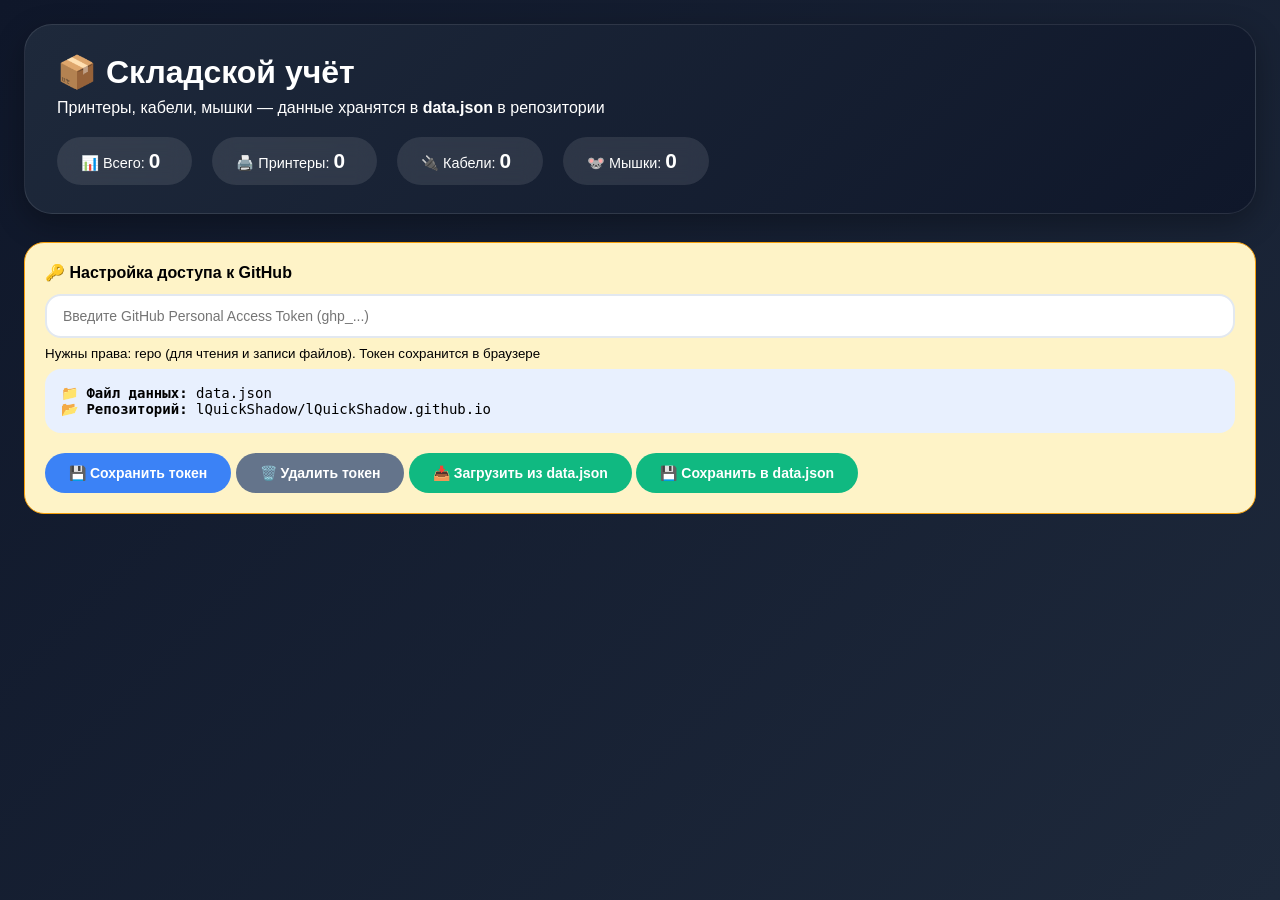
<file: index.html>
<!DOCTYPE html>
<html lang="ru">
<head>
    <meta charset="UTF-8">
    <meta name="viewport" content="width=device-width, initial-scale=1.0">
    <title>Складской учёт | JSON хранилище</title>
    <style>
        * {
            margin: 0;
            padding: 0;
            box-sizing: border-box;
        }

        body {
            font-family: -apple-system, BlinkMacSystemFont, 'Segoe UI', Roboto, sans-serif;
            background: linear-gradient(135deg, #0f172a 0%, #1e293b 100%);
            min-height: 100vh;
            padding: 24px;
        }

        .container {
            max-width: 1400px;
            margin: 0 auto;
        }

        .header {
            background: linear-gradient(135deg, #1e293b, #0f172a);
            border-radius: 28px;
            padding: 28px 32px;
            margin-bottom: 28px;
            color: white;
            box-shadow: 0 10px 30px rgba(0,0,0,0.3);
            border: 1px solid rgba(255,255,255,0.1);
        }

        .header h1 {
            font-size: 2rem;
            display: flex;
            align-items: center;
            gap: 12px;
            margin-bottom: 8px;
        }

        .stats-row {
            display: flex;
            gap: 20px;
            margin-top: 20px;
            flex-wrap: wrap;
        }

        .stat-card {
            background: rgba(255,255,255,0.1);
            backdrop-filter: blur(10px);
            padding: 12px 24px;
            border-radius: 40px;
            font-size: 0.9rem;
        }

        .stat-card span {
            font-weight: bold;
            font-size: 1.3rem;
            margin-right: 8px;
        }

        .card {
            background: white;
            border-radius: 24px;
            padding: 28px;
            margin-bottom: 28px;
            box-shadow: 0 8px 24px rgba(0,0,0,0.12);
        }

        .card h2 {
            font-size: 1.4rem;
            margin-bottom: 20px;
            color: #0f172a;
            display: flex;
            align-items: center;
            gap: 10px;
        }

        .form-grid {
            display: grid;
            grid-template-columns: repeat(auto-fit, minmax(200px, 1fr));
            gap: 16px;
            margin-bottom: 20px;
        }

        input, select, textarea {
            width: 100%;
            padding: 12px 16px;
            border: 2px solid #e2e8f0;
            border-radius: 16px;
            font-size: 14px;
            transition: all 0.2s;
            font-family: inherit;
        }

        input:focus, select:focus, textarea:focus {
            outline: none;
            border-color: #3b82f6;
            box-shadow: 0 0 0 3px rgba(59,130,246,0.1);
        }

        button {
            background: #3b82f6;
            color: white;
            border: none;
            padding: 12px 24px;
            border-radius: 40px;
            font-weight: 600;
            font-size: 14px;
            cursor: pointer;
            transition: all 0.2s;
            display: inline-flex;
            align-items: center;
            gap: 8px;
        }

        button:hover {
            background: #2563eb;
            transform: translateY(-1px);
        }

        button.secondary {
            background: #64748b;
        }

        button.danger {
            background: #ef4444;
        }

        button.warning {
            background: #f59e0b;
        }

        button.success {
            background: #10b981;
        }

        .table-container {
            overflow-x: auto;
        }

        table {
            width: 100%;
            border-collapse: collapse;
        }

        th, td {
            padding: 16px 12px;
            text-align: left;
            border-bottom: 1px solid #e2e8f0;
        }

        th {
            background: #f8fafc;
            font-weight: 600;
            color: #1e293b;
            font-size: 0.85rem;
            text-transform: uppercase;
            letter-spacing: 0.5px;
        }

        tr:hover {
            background: #f8fafc;
        }

        .category-badge {
            display: inline-block;
            padding: 4px 12px;
            border-radius: 40px;
            font-size: 12px;
            font-weight: 600;
        }

        .category-printer { background: #dbeafe; color: #1e40af; }
        .category-cable { background: #dcfce7; color: #166534; }
        .category-mouse { background: #fef9c3; color: #854d0e; }
        .category-other { background: #f1f5f9; color: #475569; }

        .quantity-low { color: #ef4444; font-weight: bold; }
        .quantity-medium { color: #f59e0b; }
        .quantity-high { color: #10b981; }

        .action-buttons {
            display: flex;
            gap: 8px;
            flex-wrap: wrap;
        }

        .action-buttons button {
            padding: 6px 12px;
            font-size: 12px;
        }

        .token-panel {
            background: #fef3c7;
            border: 1px solid #f59e0b;
            border-radius: 20px;
            padding: 20px;
            margin-bottom: 24px;
        }

        .status-toast {
            position: fixed;
            bottom: 24px;
            right: 24px;
            background: #1e293b;
            color: white;
            padding: 12px 24px;
            border-radius: 48px;
            font-size: 14px;
            z-index: 1000;
            display: none;
            box-shadow: 0 4px 12px rgba(0,0,0,0.2);
        }

        .modal {
            display: none;
            position: fixed;
            top: 0;
            left: 0;
            width: 100%;
            height: 100%;
            background: rgba(0,0,0,0.5);
            justify-content: center;
            align-items: center;
            z-index: 2000;
        }

        .modal-content {
            background: white;
            border-radius: 28px;
            padding: 32px;
            max-width: 500px;
            width: 90%;
        }

        .file-info {
            background: #e8f0fe;
            border-radius: 16px;
            padding: 16px;
            margin-bottom: 20px;
            font-family: monospace;
            font-size: 14px;
        }

        @media (max-width: 768px) {
            body { padding: 16px; }
            .card { padding: 20px; }
            th, td { padding: 12px 8px; font-size: 13px; }
        }
    </style>
</head>
<body>
<div class="container">
    <div class="header">
        <h1>📦 Складской учёт</h1>
        <p>Принтеры, кабели, мышки — данные хранятся в <strong>data.json</strong> в репозитории</p>
        <div class="stats-row" id="statsRow">
            <div class="stat-card">📊 Всего: <span id="totalCount">0</span></div>
            <div class="stat-card">🖨️ Принтеры: <span id="printerCount">0</span></div>
            <div class="stat-card">🔌 Кабели: <span id="cableCount">0</span></div>
            <div class="stat-card">🐭 Мышки: <span id="mouseCount">0</span></div>
        </div>
    </div>

    <div class="token-panel" id="tokenPanel">
        <strong>🔑 Настройка доступа к GitHub</strong>
        <input type="password" id="githubToken" placeholder="Введите GitHub Personal Access Token (ghp_...)" style="margin-top: 12px;">
        <small style="display: block; margin: 8px 0;">Нужны права: repo (для чтения и записи файлов). Токен сохранится в браузере</small>
        <div class="file-info">
            📁 <strong>Файл данных:</strong> data.json<br>
            📂 <strong>Репозиторий:</strong> lQuickShadow/lQuickShadow.github.io
        </div>
        <button id="saveTokenBtn">💾 Сохранить токен</button>
        <button id="clearTokenBtn" class="secondary">🗑️ Удалить токен</button>
        <button id="loadDataBtn" class="success">📥 Загрузить из data.json</button>
        <button id="saveToGitBtn" class="success" disabled>💾 Сохранить в data.json</button>
    </div>

    <div class="card" id="addCard" style="display: none;">
        <h2>➕ Добавить товар</h2>
        <div class="form-grid">
            <input type="text" id="itemName" placeholder="Название товара *">
            <select id="itemCategory">
                <option value="printer">🖨️ Принтер</option>
                <option value="cable">🔌 Кабель</option>
                <option value="mouse">🐭 Мышь</option>
                <option value="other">📦 Другое</option>
            </select>
            <input type="number" id="itemQuantity" placeholder="Количество *" value="1">
            <input type="text" id="itemLocation" placeholder="Место хранения">
        </div>
        <textarea id="itemNote" rows="2" placeholder="Дополнительные заметки (модель, серийный номер и т.д.)"></textarea>
        <div style="margin-top: 16px;">
            <button id="addItemBtn">➕ Добавить на склад</button>
        </div>
    </div>

    <div class="card" id="listCard" style="display: none;">
        <h2>📋 Товары на складе</h2>
        <div class="table-container">
            <table id="itemsTable">
                <thead>
                    <tr><th>Категория</th><th>Название</th><th>Кол-во</th><th>Место</th><th>Примечание</th><th>Действия</th></tr>
                </thead>
                <tbody id="tableBody">
                    <tr><td colspan="6" style="text-align: center;">Загрузите данные из data.json</td></tr>
                </tbody>
            </table>
        </div>
    </div>
</div>

<div id="statusToast" class="status-toast"></div>

<div id="editModal" class="modal">
    <div class="modal-content">
        <h3>✏️ Редактировать товар</h3>
        <input type="text" id="editName" placeholder="Название">
        <select id="editCategory" style="margin-top: 12px;">
            <option value="printer">Принтер</option><option value="cable">Кабель</option><option value="mouse">Мышь</option><option value="other">Другое</option>
        </select>
        <input type="number" id="editQuantity" placeholder="Количество" style="margin-top: 12px;">
        <input type="text" id="editLocation" placeholder="Место" style="margin-top: 12px;">
        <textarea id="editNote" rows="2" placeholder="Примечание" style="margin-top: 12px;"></textarea>
        <div style="margin-top: 20px; display: flex; gap: 12px;">
            <button id="saveEditBtn">💾 Сохранить</button>
            <button id="closeModalBtn" class="secondary">Отмена</button>
        </div>
    </div>
</div>

<script>
    const REPO = 'lQuickShadow/lQuickShadow.github.io';
    const FILE_PATH = 'data.json';
    
    let inventory = [];
    let editIndex = null;
    let currentSha = null;
    let token = localStorage.getItem('github_token_json');

    function showToast(msg, isError = false) {
        const toast = document.getElementById('statusToast');
        toast.textContent = msg;
        toast.style.display = 'block';
        toast.style.background = isError ? '#ef4444' : '#10b981';
        setTimeout(() => toast.style.display = 'none', 3000);
    }

    function updateStats() {
        document.getElementById('totalCount').innerText = inventory.length;
        document.getElementById('printerCount').innerText = inventory.filter(i => i.category === 'printer').length;
        document.getElementById('cableCount').innerText = inventory.filter(i => i.category === 'cable').length;
        document.getElementById('mouseCount').innerText = inventory.filter(i => i.category === 'mouse').length;
    }

    function getQuantityClass(qty) {
        if (qty <= 2) return 'quantity-low';
        if (qty <= 10) return 'quantity-medium';
        return 'quantity-high';
    }

    function renderTable() {
        const tbody = document.getElementById('tableBody');
        if (!inventory.length) {
            tbody.innerHTML = '<tr><td colspan="6" style="text-align: center;">📭 Склад пуст, добавьте товары</td></tr>';
            updateStats();
            return;
        }
        tbody.innerHTML = inventory.map((item, idx) => {
            const categoryMap = { printer: '🖨️ Принтер', cable: '🔌 Кабель', mouse: '🐭 Мышь', other: '📦 Другое' };
            const categoryClass = `category-${item.category === 'printer' ? 'printer' : item.category === 'cable' ? 'cable' : item.category === 'mouse' ? 'mouse' : 'other'}`;
            return `
                <tr>
                    <td><span class="category-badge ${categoryClass}">${categoryMap[item.category]}</span></td>
                    <td><strong>${escapeHtml(item.name)}</strong></td>
                    <td class="${getQuantityClass(item.quantity)}">${item.quantity} шт.</td>
                    <td>${escapeHtml(item.location || '—')}</td>
                    <td style="max-width: 200px; overflow: hidden; text-overflow: ellipsis;">${escapeHtml(item.note || '')}</td>
                    <td class="action-buttons">
                        <button onclick="openEditModal(${idx})" class="warning" style="background:#f59e0b;">✏️</button>
                        <button onclick="deleteItem(${idx})" class="danger" style="background:#ef4444;">🗑️</button>
                    </td>
                </tr>
            `;
        }).join('');
        updateStats();
    }

    window.openEditModal = (idx) => {
        const item = inventory[idx];
        editIndex = idx;
        document.getElementById('editName').value = item.name;
        document.getElementById('editCategory').value = item.category;
        document.getElementById('editQuantity').value = item.quantity;
        document.getElementById('editLocation').value = item.location || '';
        document.getElementById('editNote').value = item.note || '';
        document.getElementById('editModal').style.display = 'flex';
    };

    window.deleteItem = (idx) => {
        if (confirm('Удалить товар?')) {
            inventory.splice(idx, 1);
            renderTable();
            showToast('✅ Товар удалён, нажмите "Сохранить в data.json"');
        }
    };

    document.getElementById('saveEditBtn').onclick = () => {
        if (editIndex !== null) {
            inventory[editIndex] = {
                ...inventory[editIndex],
                name: document.getElementById('editName').value.trim() || 'Без названия',
                category: document.getElementById('editCategory').value,
                quantity: parseInt(document.getElementById('editQuantity').value) || 0,
                location: document.getElementById('editLocation').value,
                note: document.getElementById('editNote').value,
                updatedAt: new Date().toISOString()
            };
            renderTable();
            document.getElementById('editModal').style.display = 'none';
            showToast('✏️ Товар обновлён, нажмите "Сохранить в data.json"');
        }
    };

    document.getElementById('closeModalBtn').onclick = () => {
        document.getElementById('editModal').style.display = 'none';
    };

    function addItem() {
        const name = document.getElementById('itemName').value.trim();
        const category = document.getElementById('itemCategory').value;
        const quantity = parseInt(document.getElementById('itemQuantity').value) || 0;
        const location = document.getElementById('itemLocation').value.trim();
        const note = document.getElementById('itemNote').value.trim();

        if (!name) { showToast('Введите название товара', true); return; }
        if (quantity < 0) { showToast('Количество не может быть отрицательным', true); return; }

        inventory.unshift({
            id: Date.now(),
            name,
            category,
            quantity,
            location,
            note,
            createdAt: new Date().toISOString()
        });
        renderTable();
        document.getElementById('itemName').value = '';
        document.getElementById('itemQuantity').value = '1';
        document.getElementById('itemLocation').value = '';
        document.getElementById('itemNote').value = '';
        showToast('➕ Товар добавлен. Нажмите "Сохранить в data.json"');
    }

    // Загрузка из data.json через GitHub API
    async function loadFromGitHub() {
        const t = localStorage.getItem('github_token_json');
        if (!t) { showToast('Сначала сохраните GitHub токен', true); return false; }
        
        showToast('📥 Загрузка data.json...');
        try {
            const url = `https://api.github.com/repos/${REPO}/contents/${FILE_PATH}`;
            const response = await fetch(url, {
                headers: {
                    'Authorization': `Bearer ${t}`,
                    'Accept': 'application/vnd.github.v3+json'
                }
            });
            
            if (response.status === 200) {
                const data = await response.json();
                const content = atob(data.content);
                inventory = JSON.parse(content);
                currentSha = data.sha;
                showToast(`✅ Загружено ${inventory.length} позиций из data.json`);
            } else if (response.status === 404) {
                inventory = [];
                currentSha = null;
                showToast('📝 Файл data.json не найден. Будет создан при сохранении');
            } else {
                const error = await response.json();
                throw new Error(error.message);
            }
            
            renderTable();
            document.getElementById('addCard').style.display = 'block';
            document.getElementById('listCard').style.display = 'block';
            document.getElementById('saveToGitBtn').disabled = false;
            return true;
        } catch(e) {
            showToast('❌ Ошибка загрузки: ' + e.message, true);
            return false;
        }
    }

    // Сохранение в data.json через GitHub API
    async function saveToGitHub() {
        const t = localStorage.getItem('github_token_json');
        if (!t) { showToast('Токен не найден', true); return false; }
        
        if (inventory.length === 0) {
            if (!confirm('Склад пуст. Сохранить пустой файл?')) return false;
        }
        
        showToast('💾 Сохранение в data.json...');
        
        const jsonData = JSON.stringify(inventory, null, 2);
        const content = btoa(unescape(encodeURIComponent(jsonData)));
        
        const url = `https://api.github.com/repos/${REPO}/contents/${FILE_PATH}`;
        const body = {
            message: `Обновление склада: ${new Date().toLocaleString('ru-RU')}`,
            content: content,
            branch: 'main'
        };
        
        if (currentSha) {
            body.sha = currentSha;
        }
        
        try {
            const response = await fetch(url, {
                method: 'PUT',
                headers: {
                    'Authorization': `Bearer ${t}`,
                    'Accept': 'application/vnd.github.v3+json',
                    'Content-Type': 'application/json'
                },
                body: JSON.stringify(body)
            });
            
            if (response.ok) {
                const result = await response.json();
                currentSha = result.content.sha;
                showToast(`✅ Сохранено ${inventory.length} позиций в data.json`);
                return true;
            } else {
                const error = await response.json();
                throw new Error(error.message);
            }
        } catch(e) {
            showToast('❌ Ошибка сохранения: ' + e.message, true);
            return false;
        }
    }

    function escapeHtml(str) { 
        if (!str) return ''; 
        return str.replace(/[&<>]/g, m => ({'&':'&amp;','<':'&lt;','>':'&gt;'})[m]); 
    }

    // Сохранение токена
    document.getElementById('saveTokenBtn').onclick = () => {
        const newToken = document.getElementById('githubToken').value.trim();
        if (newToken && newToken.startsWith('ghp_')) {
            localStorage.setItem('github_token_json', newToken);
            token = newToken;
            showToast('✅ Токен сохранён в браузере');
            document.getElementById('githubToken').value = '';
        } else {
            showToast('❌ Неверный формат токена (должен начинаться с ghp_)', true);
        }
    };
    
    document.getElementById('clearTokenBtn').onclick = () => {
        localStorage.removeItem('github_token_json');
        token = null;
        showToast('🗑️ Токен удалён');
        document.getElementById('addCard').style.display = 'none';
        document.getElementById('listCard').style.display = 'none';
        document.getElementById('saveToGitBtn').disabled = true;
    };
    
    document.getElementById('loadDataBtn').onclick = loadFromGitHub;
    document.getElementById('saveToGitBtn').onclick = saveToGitHub;
    document.getElementById('addItemBtn').onclick = addItem;

    // Если токен уже есть, показываем интерфейс
    if (localStorage.getItem('github_token_json')) {
        document.getElementById('addCard').style.display = 'block';
        document.getElementById('listCard').style.display = 'block';
        document.getElementById('saveToGitBtn').disabled = false;
        loadFromGitHub();
    }
</script>
</body>
</html>
</file>
